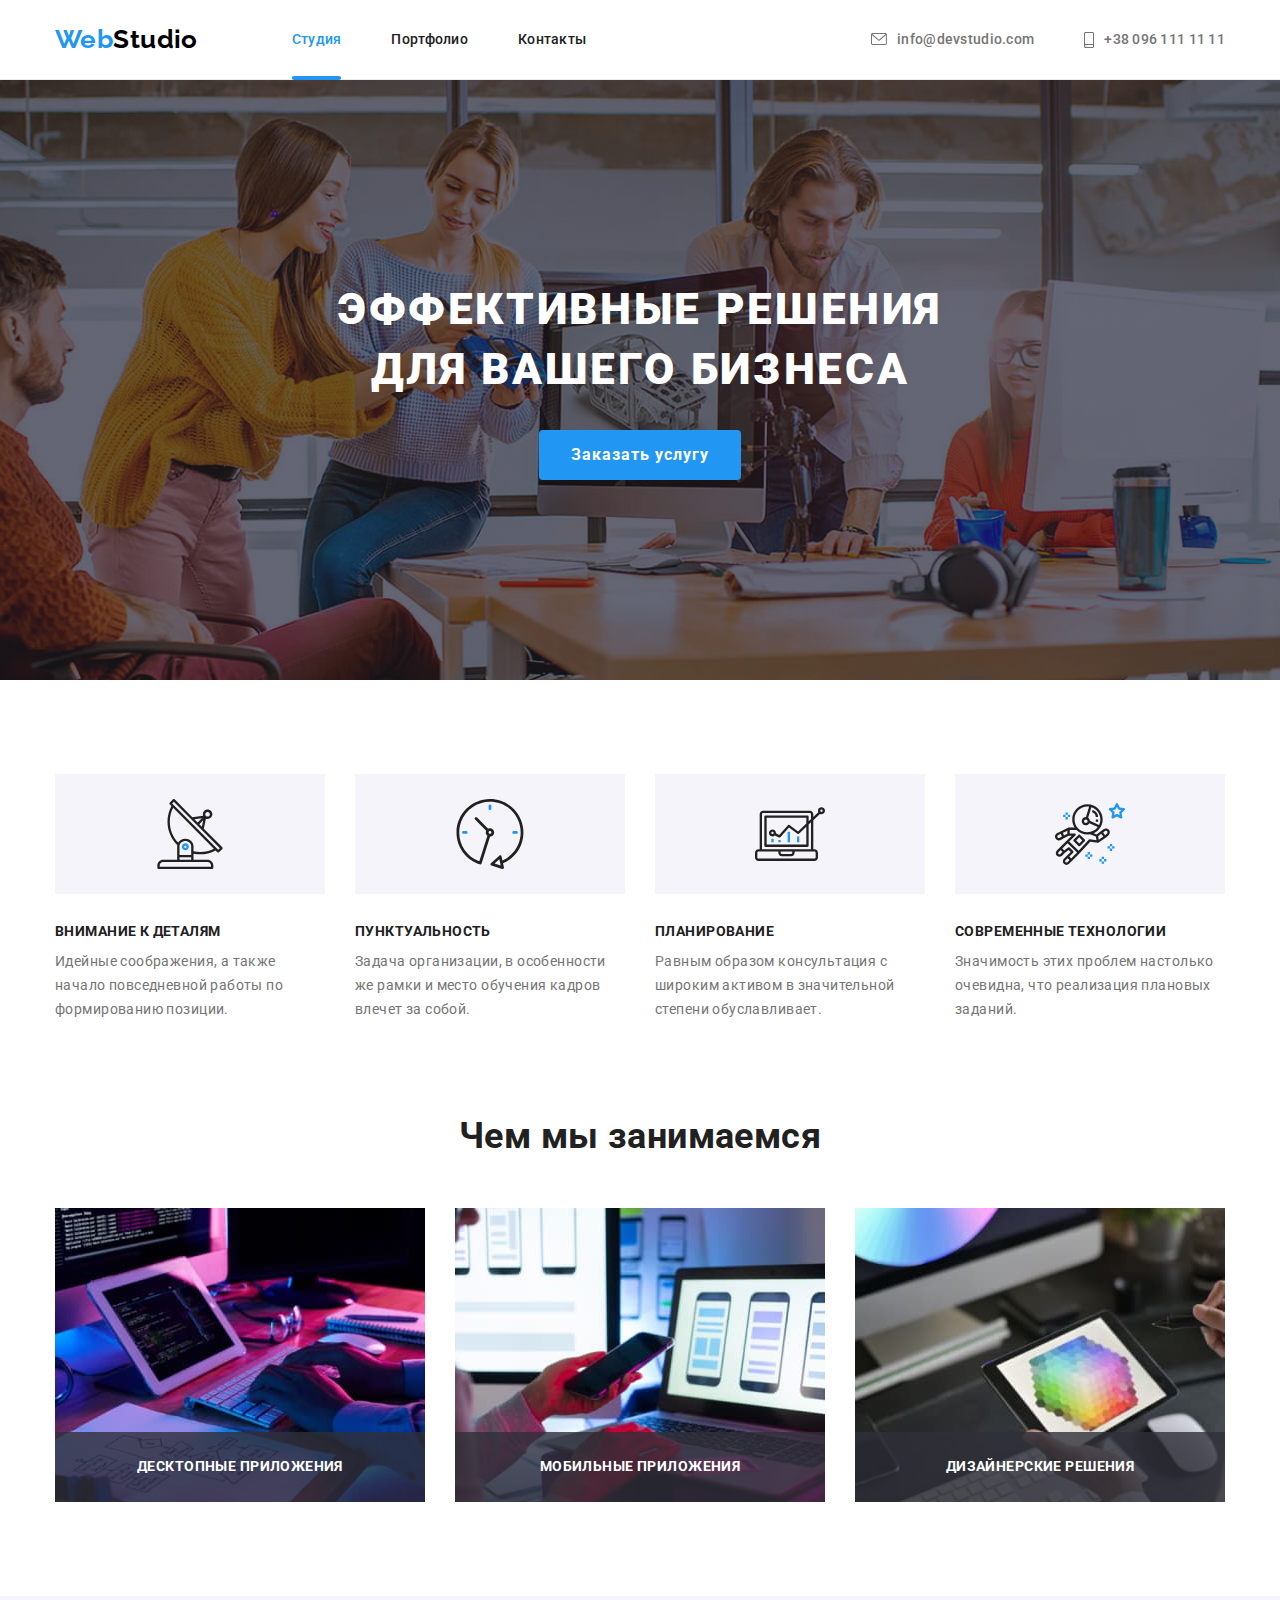
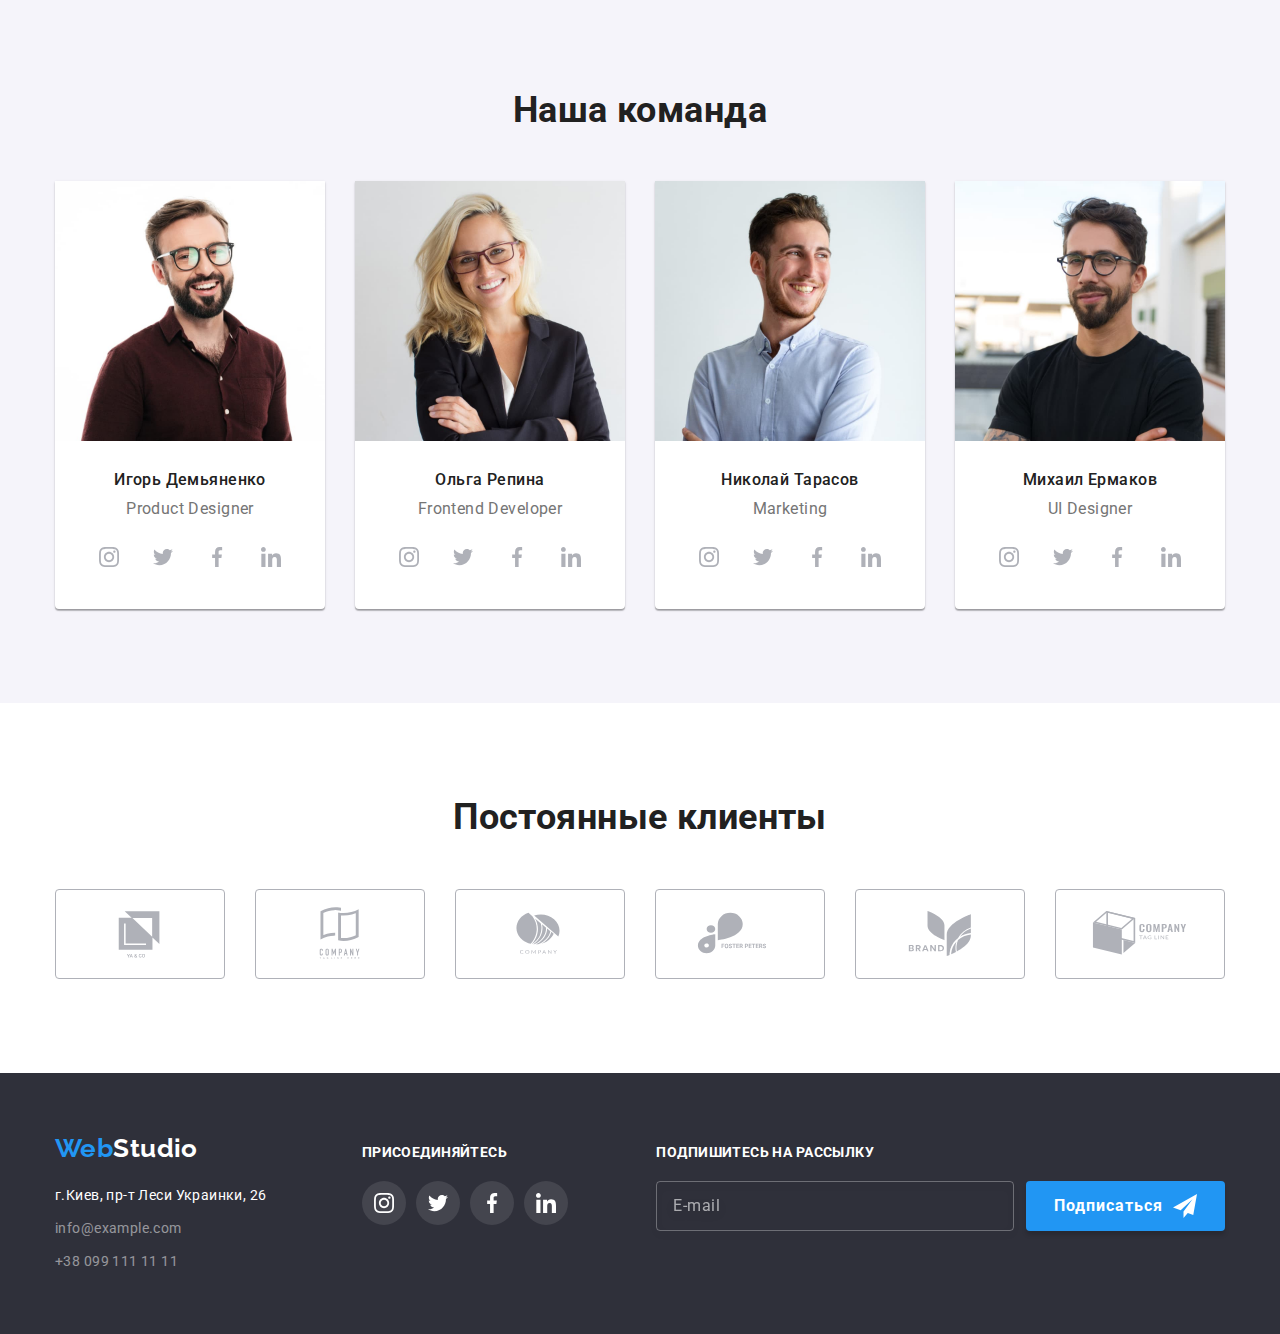
<file: index.html>
<!DOCTYPE html>
<html lang="ru">
  <head>
    <meta charset="UTF-8" />
    <meta http-equiv="X-UA-Compatible" content="IE=edge" />
    <meta name="viewport" content="width=device-width, initial-scale=1.0" />
    <title>Студия</title>

    <link rel="preconnect" href="https://fonts.googleapis.com" />
    <link rel="preconnect" href="https://fonts.gstatic.com" crossorigin />
    <link
      href="https://fonts.googleapis.com/css2?family=Raleway:wght@700&family=Roboto:wght@400;500;700;900&display=swap"
      rel="stylesheet"
    />

    <!-- Сначала нормализатор -->
    <link
      rel="stylesheet"
      href="https://cdnjs.cloudflare.com/ajax/libs/modern-normalize/1.0.0/modern-normalize.min.css"
    />

    <!-- Стили проекта -->
    <link rel="stylesheet" href="./css/style.css" />
  </head>

  <body>
    <!-- Шапка сайта -->
    <header class="page-header">
      <div class="container">
        <nav class="navbar">
          <a href="./index.html" class="logo">Web<span class="logo-focus">Studio</span></a>
          <ul class="site-nav list">
            <li>
              <div class="header-nav-item">
                <a href="./index.html" class="link current">Студия</a>
              </div>
            </li>

            <li>
              <div class="header-nav-item">
                <a href="./portfolio.html" class="link">Портфолио</a>
              </div>
            </li>
            <li>
              <div class="header-nav-item">
                <a href="#" class="link">Контакты</a>
              </div>
            </li>
          </ul>
        </nav>
        <ul class="contact-nav list">
          <li>
            <a href="mailto:info@devstudio.com" class="mail"
              ><svg class="icon-mail" width="16" height="12">
                <use href="./images/icons.svg#icon-mail"></use></svg
              >info@devstudio.com</a
            >
          </li>
          <li>
            <a href="tel:+380961111111" class="tel"
              ><svg class="icon-mail" width="10" height="16">
                <use href="./images/icons.svg#icon-tel"></use></svg
              >+38 096 111 11 11</a
            >
          </li>
        </ul>
      </div>
    </header>

    <!-- Основной контент сайта-->
    <main>
      <!-- блок - Герой -->
      <section class="hero hero-background">
        <div class="container">
          <h1 class="hero-title">Эффективные решения<br />для вашего бизнеса</h1>
          <button type="button" class="btn primary" data-modal-open>Заказать услугу</button>
        </div>
      </section>
      <!-- Список преимуществ -->
      <section class="section">
        <div class="container">
          <h2 class="visually-hidden">Наши преимущества</h2>
          <ul class="futures-list list">
            <li class="futures-list-item icon-antenna">
              <div>
                <svg class="icon-antenna" width="70" height="70">
                  <use href="./images/icons.svg#icon-antenna"></use>
                </svg>
              </div>
              <h3 class="title">Внимание к деталям</h3>
              <p class="text">
                Идейные соображения, а также начало повседневной работы по формированию позиции.
              </p>
            </li>
            <li class="futures-list-item icon-clock">
              <div>
                <svg class="icon-clock" width="70" height="70">
                  <use href="./images/icons.svg#icon-clock"></use>
                </svg>
              </div>
              <h3 class="title">Пунктуальность</h3>
              <p class="text">
                Задача организации, в особенности же рамки и место обучения кадров влечет за собой.
              </p>
            </li>
            <li class="futures-list-item icon-diagram">
              <div>
                <svg class="icon-diagram" width="70" height="70">
                  <use href="./images/icons.svg#icon-diagram"></use>
                </svg>
              </div>
              <h3 class="title">Планирование</h3>
              <p class="text">
                Равным образом консультация с широким активом в значительной степени обуславливает.
              </p>
            </li>
            <li class="futures-list-item icon-astronaut">
              <div>
                <svg class="icon-astronaut" width="70" height="70">
                  <use href="./images/icons.svg#icon-astronaut"></use>
                </svg>
              </div>
              <h3 class="title">Современные технологии</h3>
              <p class="text">
                Значимость этих проблем настолько очевидна, что реализация плановых заданий.
              </p>
            </li>
          </ul>
        </div>
      </section>
      <!-- Блок чем мы занимаемся -->
      <section class="section worl-list-section">
        <div class="container">
          <h2 class="section-title">Чем мы занимаемся</h2>
          <ul class="work-list list">
            <li class="work-list-box">
              <img
                src="./images/img-box1.jpg"
                alt="Программист работает за своим рабочим столом"
                width="370"
                class="img"
              />
              <div class="work-list-hover-zone">
                <p class="work-list-text">Десктопные приложения</p>
              </div>
            </li>
            <li class="work-list-box">
              <img
                src="./images/img-box2.jpg"
                alt="web ui дизайнер разрабатывает приложение для смартфонов"
                width="370"
                class="img"
              />
              <div class="work-list-hover-zone">
                <p class="work-list-text">Мобильные приложения</p>
              </div>
            </li>
            <li class="work-list-box">
              <img
                src="./images/img-box3.jpg"
                alt="Креативный веб дизайнер работает с цветовой палитрой на планшете"
                width="370"
                class="img"
              />
              <div class="work-list-hover-zone">
                <p class="work-list-text">Дизайнерские решения</p>
              </div>
            </li>
          </ul>
        </div>
      </section>
      <!-- Наша команда -->
      <section class="section team">
        <div class="container">
          <h2 class="section-title">Наша команда</h2>
          <ul class="team list">
            <li class="team-box">
              <img src="./images/team-img1.jpg" alt="Игорь Демьяненко" width="270" height="260" />
              <div class="team-info-box">
                <h3 class="team-member">Игорь Демьяненко</h3>
                <p lang="en" class="team-position">Product Designer</p>
                <ul class="icons-team list">
                  <li class="icon-team">
                    <a href="#" class="team-link link">
                      <svg width="20" height="20">
                        <use href="./images/icons.svg#icon-instagram"></use></svg
                    ></a>
                  </li>
                  <li class="icon-team">
                    <a href="#" class="team-link link">
                      <svg width="20" height="20">
                        <use
                          href="./images/icons.svg#icon-twitter"
                          width="20"
                          height="20"
                        ></use></svg
                    ></a>
                  </li>
                  <li class="icon-team">
                    <a href="#" class="team-link link">
                      <svg width="20" height="20">
                        <use
                          href="./images/icons.svg#icon-facebook"
                          width="20"
                          height="20"
                        ></use></svg
                    ></a>
                  </li>
                  <li class="icon-team">
                    <a href="#" class="team-link link">
                      <svg width="20" height="20">
                        <use
                          href="./images/icons.svg#icon-linkedin"
                          width="20"
                          height="20"
                        ></use></svg
                    ></a>
                  </li>
                </ul>
              </div>
            </li>
            <li class="team-box">
              <img src="./images/team-img2.jpg" alt="Ольга Репина" width="270" height="260" />
              <div class="team-info-box">
                <h3 class="team-member">Ольга Репина</h3>
                <p lang="en" class="team-position">Frontend Developer</p>
                <ul class="icons-team list">
                  <li class="icon-team">
                    <a href="#" class="team-link link">
                      <svg width="20" height="20">
                        <use
                          href="./images/icons.svg#icon-instagram"
                          width="20"
                          height="20"
                        ></use></svg
                    ></a>
                  </li>
                  <li class="icon-team">
                    <a href="#" class="team-link link">
                      <svg width="20" height="20">
                        <use
                          href="./images/icons.svg#icon-twitter"
                          width="20"
                          height="20"
                        ></use></svg
                    ></a>
                  </li>
                  <li class="icon-team">
                    <a href="#" class="team-link link">
                      <svg width="20" height="20">
                        <use
                          href="./images/icons.svg#icon-facebook"
                          width="20"
                          height="20"
                        ></use></svg
                    ></a>
                  </li>
                  <li class="icon-team">
                    <a href="#" class="team-link link">
                      <svg width="20" height="20">
                        <use
                          href="./images/icons.svg#icon-linkedin"
                          width="20"
                          height="20"
                        ></use></svg
                    ></a>
                  </li>
                </ul>
              </div>
            </li>
            <li class="team-box">
              <img src="./images/team-img3.jpg" alt="Николай Тарасов" width="270" height="260" />
              <div class="team-info-box">
                <h3 class="team-member">Николай Тарасов</h3>
                <p lang="en" class="team-position">Marketing</p>
                <ul class="icons-team list">
                  <li class="icon-team">
                    <a href="#" class="team-link link">
                      <svg width="20" height="20">
                        <use
                          href="./images/icons.svg#icon-instagram"
                          width="20"
                          height="20"
                        ></use></svg
                    ></a>
                  </li>
                  <li class="icon-team">
                    <a href="#" class="team-link link">
                      <svg width="20" height="20">
                        <use
                          href="./images/icons.svg#icon-twitter"
                          width="20"
                          height="20"
                        ></use></svg
                    ></a>
                  </li>
                  <li class="icon-team">
                    <a href="#" class="team-link link">
                      <svg width="20" height="20">
                        <use
                          href="./images/icons.svg#icon-facebook"
                          width="20"
                          height="20"
                        ></use></svg
                    ></a>
                  </li>
                  <li class="icon-team">
                    <a href="#" class="team-link link">
                      <svg width="20" height="20">
                        <use
                          href="./images/icons.svg#icon-linkedin"
                          width="20"
                          height="20"
                        ></use></svg
                    ></a>
                  </li>
                </ul>
              </div>
            </li>
            <li class="team-box">
              <img src="./images/team-img4.jpg" alt="Михаил Ермаков" width="270" height="260" />

              <div class="team-info-box">
                <h3 class="team-member">Михаил Ермаков</h3>
                <p lang="en" class="team-position">UI Designer</p>
                <ul class="icons-team list">
                  <li class="icon-team">
                    <a href="#" class="team-link link">
                      <svg width="20" height="20">
                        <use
                          href="./images/icons.svg#icon-instagram"
                          width="20"
                          height="20"
                        ></use></svg
                    ></a>
                  </li>
                  <li class="icon-team">
                    <a href="#" class="team-link link">
                      <svg width="20" height="20">
                        <use
                          href="./images/icons.svg#icon-twitter"
                          width="20"
                          height="20"
                        ></use></svg
                    ></a>
                  </li>
                  <li class="icon-team">
                    <a href="#" class="team-link link">
                      <svg width="20" height="20">
                        <use
                          href="./images/icons.svg#icon-facebook"
                          width="20"
                          height="20"
                        ></use></svg
                    ></a>
                  </li>
                  <li class="icon-team">
                    <a href="#" class="team-link link">
                      <svg width="20" height="20">
                        <use
                          href="./images/icons.svg#icon-linkedin"
                          width="20"
                          height="20"
                        ></use></svg
                    ></a>
                  </li>
                </ul>
              </div>
            </li>
          </ul>
        </div>
      </section>

      <!-- Постоянные клиенты -->
      <section class="section">
        <div class="container">
          <h2 class="section-title">Постоянные клиенты</h2>
          <ul class="icon-brands list">
            <li class="brand-box">
              <a href="#" class="brand-link">
                <svg class="icon-brand">
                  <use href="./images/icons.svg#icon-brand-1" v></use>
                </svg>
              </a>
            </li>
            <li class="brand-box">
              <a href="#" class="brand-link">
                <svg class="icon-brand">
                  <use href="./images/icons.svg#icon-brand-2"></use>
                </svg>
              </a>
            </li>
            <li class="brand-box">
              <a href="#" class="brand-link">
                <svg class="icon-brand">
                  <use href="./images/icons.svg#icon-brand-3"></use></svg
              ></a>
            </li>
            <li class="brand-box">
              <a href="#" class="brand-link">
                <svg class="icon-brand">
                  <use href="./images/icons.svg#icon-brand-4"></use></svg
              ></a>
            </li>
            <li class="brand-box">
              <a href="#" class="brand-link">
                <svg class="icon-brand">
                  <use href="./images/icons.svg#icon-brand-5"></use></svg
              ></a>
            </li>
            <li class="brand-box">
              <a href="#" class="brand-link">
                <svg class="icon-brand">
                  <use href="./images/icons.svg#icon-brand-6"></use></svg
              ></a>
            </li>
          </ul>
        </div>
      </section>
    </main>
    <!-- Подвал сайта-->
    <footer class="page-footer">
      <div class="container">
        <div class="logo-contacts-container">
          <!-- Ссылка на логотипе -->
          <a href="./index.html" class="logo">Web<span class="logo-focus-footer">Studio</span></a>

          <!-- Список контактов -->
          <address class="footer-address">
            <ul class="list footer-contacts">
              <li>
                <a
                  href="https://goo.gl/maps/yVwEfMBPueP3HSLU8"
                  target="_blank"
                  rel="noreferrer noopener"
                  class="address"
                  >г.Киев, пр-т Леси Украинки, 26</a
                >
              </li>
              <li><a href="mailto:info@example.com" class="mail">info@example.com</a></li>
              <li><a href="tel:+380991111111" class="tel">+38 099 111 11 11</a></li>
            </ul>
          </address>
        </div>
        <div class="social-block">
          <p class="footer-social-title">присоединяйтесь</p>
          <ul class="icons-social list">
            <li>
              <a href="#" class="icon-social">
                <svg width="20" height="20">
                  <use href="./images/icons.svg#icon-instagram"></use></svg
              ></a>
            </li>
            <li>
              <a href="#" class="icon-social">
                <svg width="20" height="20">
                  <use href="./images/icons.svg#icon-twitter"></use></svg
              ></a>
            </li>
            <li>
              <a href="#" class="icon-social">
                <svg width="20" height="20">
                  <use href="./images/icons.svg#icon-facebook"></use></svg
              ></a>
            </li>
            <li>
              <a href="#" class="icon-social">
                <svg width="20" height="20">
                  <use href="./images/icons.svg#icon-linkedin"></use></svg
              ></a>
            </li>
          </ul>
        </div>
        <div class="footer-subscribe-form">
          <p class="footer-social-title">Подпишитесь на рассылку</p>
          <form class="signup-form-footer" name="signup_form" autocomplete="on">
            <input type="email" name="email" placeholder="E-mail" required />

            <button class="input-email-button" type="submit">
              Подписаться<svg width="24" height="24">
                <use href="./images/icons.svg#icon-send"></use>
              </svg>
            </button>
          </form>
        </div>
      </div>
    </footer>

    <!-- modal -->

    <div class="backdrop is-hidden" data-modal>
      <div class="modal">
        <button class="modal-button" data-modal-close>
          <svg width="14" height="14">
            <use href="./images/icons.svg#icon-vector"></use>
          </svg>
        </button>

        <div class="modal-container" role="group">
          <p class="modal-title">Оставьте свои данные, мы вам перезвоним</p>

          <form class="modal-form" name="modal-form" autocomplete="off">
            <label class="input-label">
              Имя
              <div class="input-div">
                <input class="form-input" type="text" name="name" required />
                <svg class="input-icon" width="18" height="18">
                  <use href="./images/icons.svg#icon-person-modal"></use>
                </svg>
              </div>
            </label>

            <label class="input-label">
              Телефон
              <div class="input-div">
                <input class="form-input" type="tel" name="tel" required />
                <svg class="input-icon" width="18" height="18">
                  <use href="./images/icons.svg#icon-phone-modal"></use>
                </svg>
              </div>
            </label>

            <label class="input-label">
              Почта
              <div class="input-div">
                <input class="form-input" type="email" name="email" required />
                <svg class="input-icon" width="18" height="18">
                  <use href="./images/icons.svg#icon-email-modal"></use>
                </svg>
              </div>
            </label>

            <label class="input-label">
              Комментарий
              <textarea
                class="input-textarea form-input"
                name="comment"
                rows="5"
                placeholder="Введите текст"
                required
              ></textarea>
            </label>

            <label class="checkbox-terms">
              <input
                type="checkbox"
                class="checkbox"
                name="terms-of-agreement"
                value="terms-of-agreement"
                required
              />
              <span class="checkbox-icon"> </span>

              <p>Соглашаюсь с рассылкой и принимаю <a href="#">Условия договора</a></p>
            </label>
            <div class="modal-button-container">
              <button class="input-email-button" type="submit">Отправить</button>
            </div>
          </form>
        </div>
      </div>
    </div>
    <script src="./js/modal.js"></script>
  </body>
</html>
</file>
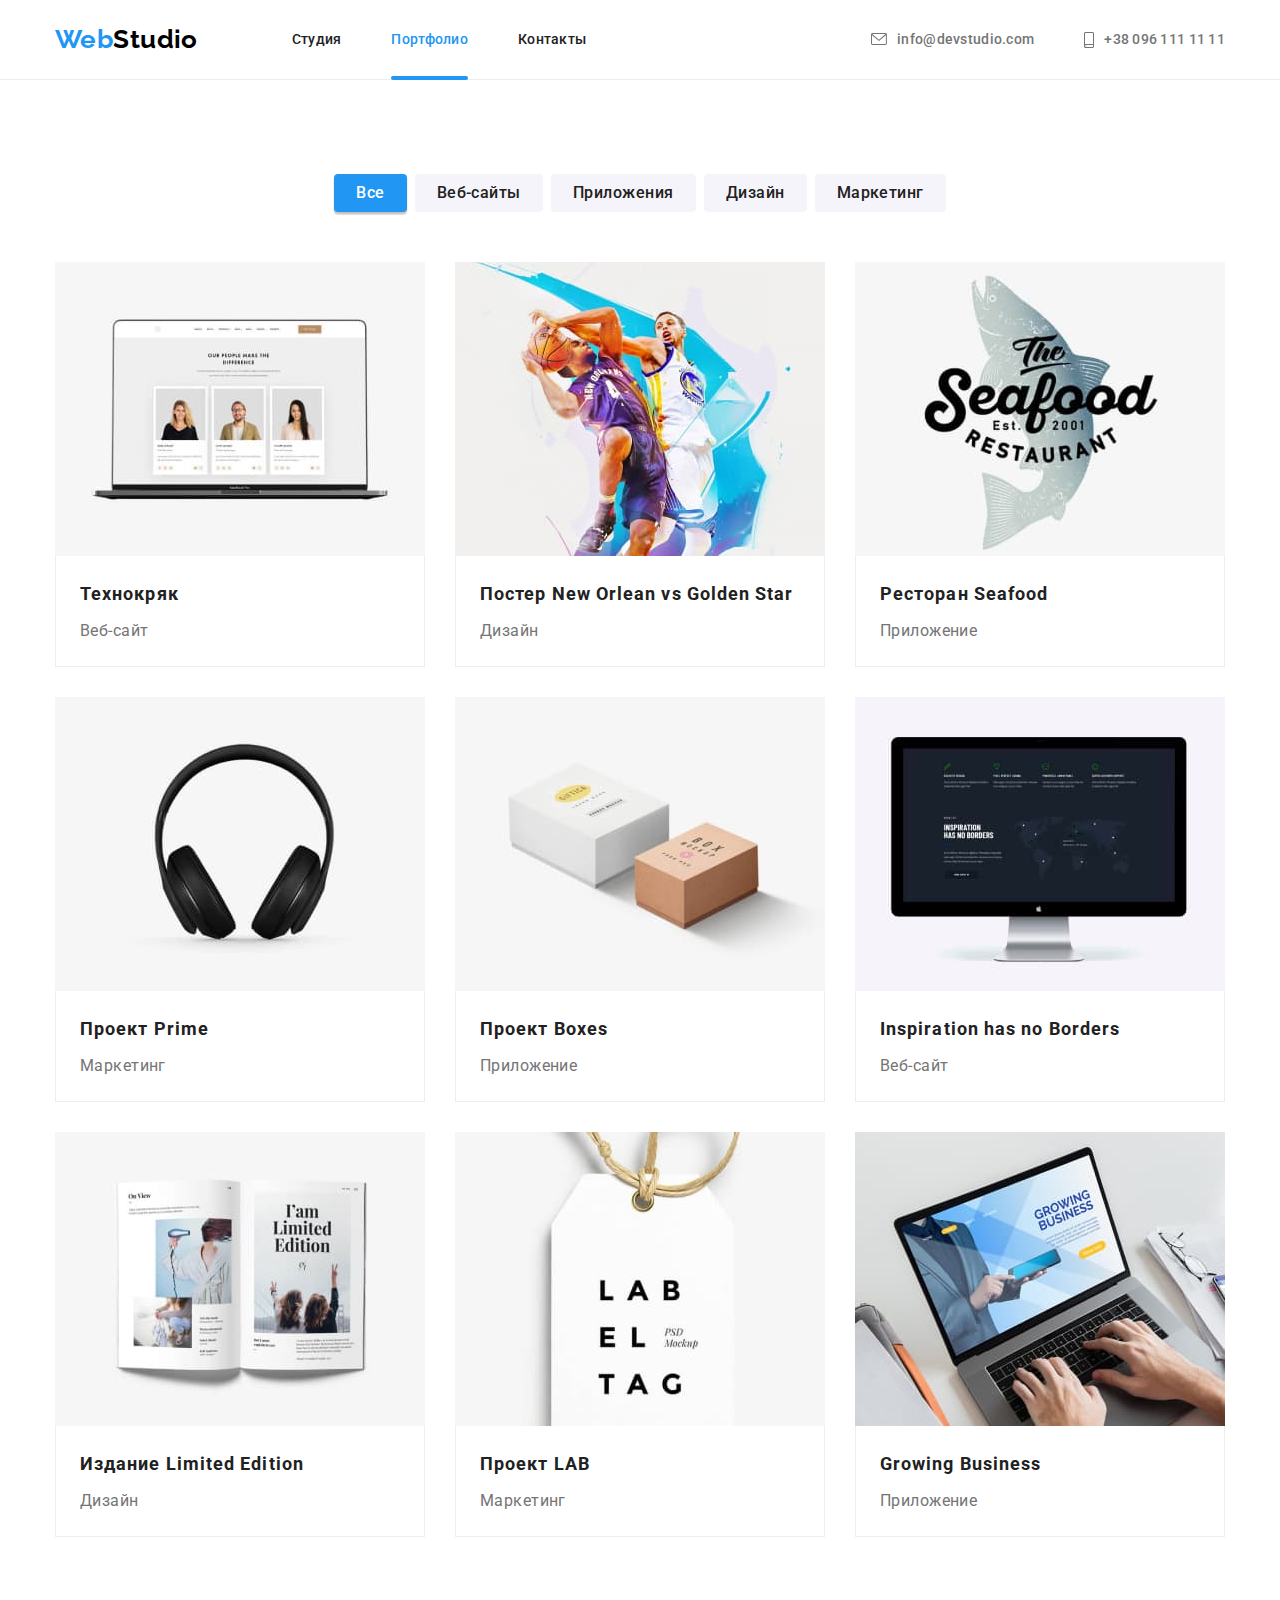
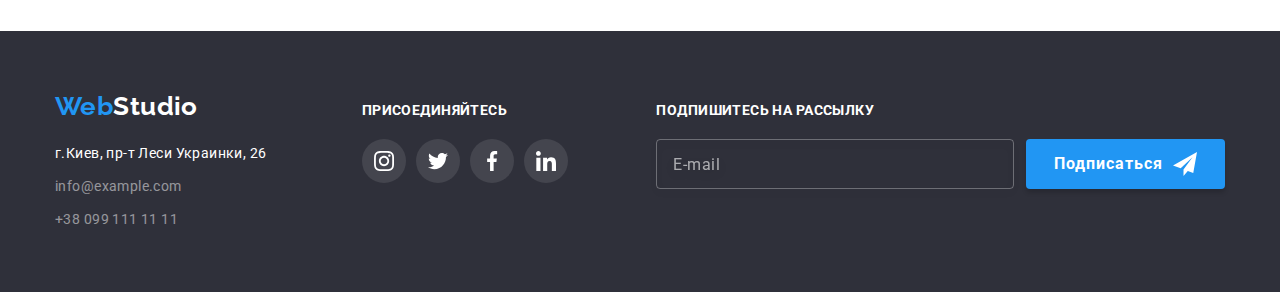
<file: portfolio.html>
<!DOCTYPE html>
<html lang="ru">
  <head>
    <meta charset="UTF-8" />
    <meta http-equiv="X-UA-Compatible" content="IE=edge" />
    <meta name="viewport" content="width=device-width, initial-scale=1.0" />
    <title>Портфолио</title>
    <link rel="preconnect" href="https://fonts.googleapis.com" />
    <link rel="preconnect" href="https://fonts.gstatic.com" crossorigin />
    <link
      href="https://fonts.googleapis.com/css2?family=Raleway:wght@700&family=Roboto:wght@400;500;700;900&display=swap"
      rel="stylesheet"
    />
    <!-- Сначала нормализатор -->
    <link
      rel="stylesheet"
      href="https://cdnjs.cloudflare.com/ajax/libs/modern-normalize/1.0.0/modern-normalize.min.css"
    />
    <link rel="stylesheet" href="./css/style.css" />
  </head>

  <body>
    <!-- Шапка сайта -->
    <header class="page-header">
      <div class="container">
        <nav class="navbar">
          <a href="./index.html" class="logo">Web<span class="logo-focus">Studio</span></a>
          <ul class="site-nav list">
            <li>
              <div class="header-nav-item">
                <a href="./index.html" class="link">Студия</a>
              </div>
            </li>

            <li>
              <div class="header-nav-item">
                <a href="./portfolio.html" class="link current">Портфолио</a>
              </div>
            </li>
            <li>
              <div class="header-nav-item">
                <a href="#" class="link">Контакты</a>
              </div>
            </li>
          </ul>
        </nav>
        <ul class="contact-nav list">
          <li>
            <a href="mailto:info@devstudio.com" class="mail"
              ><svg class="icon-mail" width="16" height="12">
                <use href="./images/icons.svg#icon-mail"></use></svg
              >info@devstudio.com</a
            >
          </li>
          <li>
            <a href="tel:+380961111111" class="tel"
              ><svg class="icon-mail" width="10" height="16">
                <use href="./images/icons.svg#icon-tel"></use></svg
              >+38 096 111 11 11</a
            >
          </li>
        </ul>
      </div>
    </header>

    <!-- Основной контент сайта-->
    <main>
      <!-- Наши работы -->
      <section class="section">
        <div class="container portfolio">
          <h1 class="visually-hidden">Наши работы</h1>
          <!-- Вкладки фильтрации -->
          <ul class="all-filter-radio-buttons list">
            <li><button type="button" class="filter-radio-button active">Все</button></li>
            <li><button type="button" class="filter-radio-button">Веб-сайты</button></li>
            <li><button type="button" class="filter-radio-button">Приложения</button></li>
            <li><button type="button" class="filter-radio-button">Дизайн</button></li>
            <li><button type="button" class="filter-radio-button">Маркетинг</button></li>
          </ul>

          <!-- Карточки нащих работ (портфолио)-->

          <ul class="portfolio-cards list">
            <li class="portfolio-card">
              <a href="#" class="portfolio-card-link">
                <div class="portfolio-hover-box">
                  <img
                    src="./images/img-portfolio.jpg"
                    alt="Технокряк"
                    width="370"
                    height="294"
                    class="img"
                  />
                  <div class="portfolio-hover-zone">
                    <p class="portfolio-hover-text">
                      Ресурс предлагает комплексные предложения с разным уровнем функционала и
                      сервисов. Все это позволит посетителю получить исчерпывающие сведения о
                      компании или частном лице.
                    </p>
                  </div>
                </div>

                <div class="portfolio-card-text-area">
                  <h2 class="portfolio-title">Технокряк</h2>
                  <p class="portfolio-text">Веб-сайт</p>
                </div></a
              >
            </li>

            <li class="portfolio-card">
              <a href="#" class="portfolio-card-link"
                ><div class="portfolio-hover-box">
                  <img
                    src="./images/img-portfolio-1.jpg"
                    alt="Постер New Orlean vs Golden Star"
                    width="370"
                    class="img"
                  />
                  <div class="portfolio-hover-zone">
                    <p class="portfolio-hover-text">
                      Ресурс предлагает комплексные предложения с разным уровнем функционала и
                      сервисов. Все это позволит посетителю получить исчерпывающие сведения о
                      компании или частном лице.
                    </p>
                  </div>
                </div>

                <div class="portfolio-card-text-area">
                  <h2 class="portfolio-title">Постер New Orlean vs Golden Star</h2>
                  <p class="portfolio-text">Дизайн</p>
                </div></a
              >
            </li>

            <li class="portfolio-card">
              <a href="#" class="portfolio-card-link">
                <div class="portfolio-hover-box">
                  <img
                    src="./images/img-portfolio-2.jpg"
                    alt="Ресторан Seafood"
                    width="370"
                    class="img"
                  />
                  <div class="portfolio-hover-zone">
                    <p class="portfolio-hover-text">
                      Ресурс предлагает комплексные предложения с разным уровнем функционала и
                      сервисов. Все это позволит посетителю получить исчерпывающие сведения о
                      компании или частном лице.
                    </p>
                  </div>
                </div>
                <div class="portfolio-card-text-area">
                  <h2 class="portfolio-title">Ресторан Seafood</h2>
                  <p class="portfolio-text">Приложение</p>
                </div></a
              >
            </li>

            <li class="portfolio-card">
              <a href="#" class="portfolio-card-link">
                <div class="portfolio-hover-box">
                  <img
                    src="./images/img-portfolio-3.jpg"
                    alt="Проект Prime"
                    width="370"
                    class="img"
                  />
                  <div class="portfolio-hover-zone">
                    <p class="portfolio-hover-text">
                      Ресурс предлагает комплексные предложения с разным уровнем функционала и
                      сервисов. Все это позволит посетителю получить исчерпывающие сведения о
                      компании или частном лице.
                    </p>
                  </div>
                </div>
                <div class="portfolio-card-text-area">
                  <h2 class="portfolio-title">Проект Prime</h2>
                  <p class="portfolio-text">Маркетинг</p>
                </div></a
              >
            </li>

            <li class="portfolio-card">
              <a href="#" class="portfolio-card-link">
                <div class="portfolio-hover-box">
                  <img
                    src="./images/img-portfolio-4.jpg"
                    alt="Проект Boxes"
                    width="370"
                    class="img"
                  />
                  <div class="portfolio-hover-zone">
                    <p class="portfolio-hover-text">
                      Ресурс предлагает комплексные предложения с разным уровнем функционала и
                      сервисов. Все это позволит посетителю получить исчерпывающие сведения о
                      компании или частном лице.
                    </p>
                  </div>
                </div>
                <div class="portfolio-card-text-area">
                  <h2 class="portfolio-title">Проект Boxes</h2>
                  <p class="portfolio-text">Приложение</p>
                </div></a
              >
            </li>

            <li class="portfolio-card">
              <a href="#" class="portfolio-card-link">
                <div class="portfolio-hover-box">
                  <img
                    src="./images/img-portfolio-5.jpg"
                    alt="Inspiration has no Borders"
                    width="370"
                    class="img"
                  />
                  <div class="portfolio-hover-zone">
                    <p class="portfolio-hover-text">
                      Ресурс предлагает комплексные предложения с разным уровнем функционала и
                      сервисов. Все это позволит посетителю получить исчерпывающие сведения о
                      компании или частном лице.
                    </p>
                  </div>
                </div>
                <div class="portfolio-card-text-area">
                  <h2 class="portfolio-title">Inspiration has no Borders</h2>
                  <p class="portfolio-text">Веб-сайт</p>
                </div></a
              >
            </li>

            <li class="portfolio-card">
              <a href="#" class="portfolio-card-link">
                <div class="portfolio-hover-box">
                  <img
                    src="./images/img-portfolio-6.jpg"
                    alt="Издание Limited Edition"
                    width="370"
                    class="img"
                  />
                  <div class="portfolio-hover-zone">
                    <p class="portfolio-hover-text">
                      Ресурс предлагает комплексные предложения с разным уровнем функционала и
                      сервисов. Все это позволит посетителю получить исчерпывающие сведения о
                      компании или частном лице.
                    </p>
                  </div>
                </div>
                <div class="portfolio-card-text-area">
                  <h2 class="portfolio-title">Издание Limited Edition</h2>
                  <p class="portfolio-text">Дизайн</p>
                </div></a
              >
            </li>

            <li class="portfolio-card">
              <a href="#" class="portfolio-card-link">
                <div class="portfolio-hover-box">
                  <img
                    src="./images/img-portfolio-7.jpg"
                    alt="Проект LAB"
                    width="370"
                    class="img"
                  />
                  <div class="portfolio-hover-zone">
                    <p class="portfolio-hover-text">
                      Ресурс предлагает комплексные предложения с разным уровнем функционала и
                      сервисов. Все это позволит посетителю получить исчерпывающие сведения о
                      компании или частном лице.
                    </p>
                  </div>
                </div>
                <div class="portfolio-card-text-area">
                  <h2 class="portfolio-title">Проект LAB</h2>
                  <p class="portfolio-text">Маркетинг</p>
                </div></a
              >
            </li>

            <li class="portfolio-card">
              <a href="#" class="portfolio-card-link">
                <div class="portfolio-hover-box">
                  <img
                    src="./images/img-portfolio-8.jpg"
                    alt="Growing Business"
                    width="370"
                    class="img"
                  />
                  <div class="portfolio-hover-zone">
                    <p class="portfolio-hover-text">
                      Ресурс предлагает комплексные предложения с разным уровнем функционала и
                      сервисов. Все это позволит посетителю получить исчерпывающие сведения о
                      компании или частном лице.
                    </p>
                  </div>
                </div>
                <div class="portfolio-card-text-area">
                  <h2 class="portfolio-title">Growing Business</h2>
                  <p class="portfolio-text">Приложение</p>
                </div></a
              >
            </li>
          </ul>
        </div>
      </section>
    </main>
    <!-- Подвал сайта-->
    <footer class="page-footer">
      <div class="container">
        <div class="logo-contacts-container">
          <!-- Ссылка на логотипе -->
          <a href="./index.html" class="logo">Web<span class="logo-focus-footer">Studio</span></a>

          <!-- Список контактов -->
          <address class="footer-address">
            <ul class="list footer-contacts">
              <li>
                <a
                  href="https://goo.gl/maps/yVwEfMBPueP3HSLU8"
                  target="_blank"
                  rel="noreferrer noopener"
                  class="address"
                  >г.Киев, пр-т Леси Украинки, 26</a
                >
              </li>
              <li><a href="mailto:info@example.com" class="mail">info@example.com</a></li>
              <li><a href="tel:+380991111111" class="tel">+38 099 111 11 11</a></li>
            </ul>
          </address>
        </div>
        <div class="social-block">
          <p class="footer-social-title">присоединяйтесь</p>
          <ul class="icons-social list">
            <li>
              <a href="#" class="icon-social">
                <svg width="20" height="20">
                  <use href="./images/icons.svg#icon-instagram"></use></svg
              ></a>
            </li>
            <li>
              <a href="#" class="icon-social">
                <svg width="20" height="20">
                  <use href="./images/icons.svg#icon-twitter"></use></svg
              ></a>
            </li>
            <li>
              <a href="#" class="icon-social">
                <svg width="20" height="20">
                  <use href="./images/icons.svg#icon-facebook"></use></svg
              ></a>
            </li>
            <li>
              <a href="#" class="icon-social">
                <svg width="20" height="20">
                  <use href="./images/icons.svg#icon-linkedin"></use></svg
              ></a>
            </li>
          </ul>
        </div>
        <div class="footer-subscribe-form">
          <p class="footer-social-title">Подпишитесь на рассылку</p>
          <form class="signup-form-footer" name="signup_form" autocomplete="on">
            <input type="email" name="email" placeholder="E-mail" />

            <button class="input-email-button" type="submit">
              Подписаться<svg width="24" height="24">
                <use href="./images/icons.svg#icon-send"></use>
              </svg>
            </button>
          </form>
        </div>
      </div>
    </footer>
  </body>
</html>
</file>
<file: css/style.css>
:root {
  --title-text-color: #212121;
  --logo-black-color: #000;
  --main-text-color: #757575;
  --blue-color: #2196f3;
  --blue-color-hover: #188ce8;
  --white-color: #fff;
  --secondary-background-color: #f5f4fa;
  --hero-background-color: #2f303a;
  --footer-background-color: #2f303a;
  --filter-background-color: #f5f4fa;
  --portfolio-border-color: #eee;
  --light-gray-color: #afb1b8;
  --main-font: 'Roboto', sans-serif;
  --timing-function: cubic-bezier(0.4, 0, 0.2, 1);
}

/* Глобальный сброс */

h1,
h2,
h3,
h4,
h5,
h6,
p,
ul {
  margin: 0;
  padding: 0;
}

img,
svg {
  display: block;
  max-width: 100%;
  height: auto;
}

a {
  text-decoration: none;
  cursor: pointer;
}

.list {
  list-style: none;
  padding-left: 0;
  margin: 0;
}

/* ---- Все делаем с margin-bottom! ---- */

.container {
  width: 1200px;
  margin: 0 auto;
  padding: 0 15px;
}

.section {
  padding-top: 94px;
  padding-bottom: 94px;
}

body {
  background: var(--white-color);
  color: var(--main-text-color);
  font-family: var(--main-font);
  letter-spacing: 0.03em;
  font-size: 14px;
}

/* Стиль хедера */

.page-header {
  position: relative;
  border-bottom: 1px solid #ececec;
  display: flex;
  height: 80px;
}

.page-header .container {
  display: flex;
  justify-content: space-between;
  align-items: center;
}

/* стиль для логотипа */
.logo {
  font-family: 'Raleway', sans-serif;
  font-weight: 700;
  font-size: 26px;
  line-height: 1.2;
  color: var(--blue-color);
  text-decoration: none;
  margin-right: 94px;
}

.logo-focus {
  color: var(--logo-black-color);
}

.logo-focus-footer {
  color: var(--white-color);
}

/* стиль для меню навигации */
.navbar {
  display: flex;
  align-items: center;
}

.site-nav {
  display: flex;
}

.site-nav .link {
  font-weight: 500;
  font-size: 14px;
  line-height: 1.14;
  letter-spacing: 0.02em;
  color: var(--title-text-color);
  text-decoration: none;
  padding: 32px 0;

  transition: color 250ms var(--timing-function);
}

.site-nav li:not(:last-child) {
  margin-right: 50px;
}

.site-nav .link.current {
  color: var(--blue-color);
}

.site-nav .current.link::after {
  color: var(--blue-color);
  opacity: 1;
}

.site-nav .header-nav-item {
  position: relative;
  height: 79px;
  display: flex;
  align-items: center;
}

.site-nav .link::after {
  position: absolute;
  bottom: -1px;
  left: 0;
  content: '';
  width: 100%;
  height: 4px;
  border-radius: 2px;
  background-color: var(--blue-color);
  pointer-events: none;
  opacity: 0;
}

.site-nav .link:hover,
.site-nav .link:focus {
  color: var(--blue-color);
}

/* стиль для контактов в шапке сайта */

.contact-nav {
  display: flex;
  margin-left: auto;
}

.contact-nav a {
  display: flex;
  align-items: center;
  gap: 10px;
  color: var(--main-text-color);
  font-weight: 500;
  font-size: 14px;
  line-height: 1.14;
  letter-spacing: 0.02em;
  text-decoration: none;

  padding: 32px 0;

  transition: color 250ms var(--timing-function);
}

.contact-nav a:hover,
.contact-nav a:focus {
  color: var(--blue-color);
}

.contact-nav svg {
  fill: currentColor;
}

.contact-nav li:last-child {
  margin-left: 50px;
}

/* Герой - стиль текста заголовков */

.hero {
  padding-top: 200px;
  padding-bottom: 200px;
  height: 600px;
  max-width: 1600px;
  margin: 0 auto;

  text-align: center;

  background-image: linear-gradient(to right, rgba(47, 48, 58, 0.4), rgba(47, 48, 58, 0.4)),
    url(../images/hero-background.jpg);
  background-color: var(--hero-background-color);
  background-repeat: no-repeat;
  background-position: center;
  background-size: cover;
}

.hero-title {
  font-weight: 900;
  font-size: 44px;
  line-height: 1.36;

  letter-spacing: 0.06em;
  text-transform: uppercase;
  color: var(--white-color);

  margin-bottom: 30px;
}

/* Стиль кнопки */

.hero button,
.portfolio button {
  display: block;
  margin: 0 auto;

  cursor: pointer;
  border: none;
  border-radius: 4px;
}

.btn {
  min-width: 200px;
  min-height: 50px;
  padding: 10px 32px;
  font-family: var(--main-font);
  font-weight: 700;
  font-size: 16px;
  line-height: 1.88;

  text-align: center;

  letter-spacing: 0.06em;
}

.btn.primary {
  background-color: var(--blue-color);
  color: var(--white-color);

  transition: background-color 250ms var(--timing-function);
}

.btn.primary:hover,
.btn.primary:focus {
  background-color: var(--blue-color-hover);
}

/* Список преимуществ */
.futures-list {
  display: flex;
  gap: 30px;
}

.futures-list-item {
  max-width: 270px;
}

.futures-list-item div {
  display: flex;
  justify-content: center;
  align-items: center;
  height: 120px;
  background-color: var(--filter-background-color);
  margin-bottom: 30px;
}

.futures-list .title {
  font-weight: 700;
  font-size: 14px;
  line-height: 1.14;
  text-transform: uppercase;
  color: var(--title-text-color);
  margin-bottom: 10px;
}

.futures-list .text {
  color: var(--main-text-color);
  font-size: 14px;
  line-height: 1.71;
}

/*  Блок чем мы занимаемся */
.section.worl-list-section {
  padding-top: 0;
}
.section-title {
  font-weight: 700;
  font-size: 36px;
  line-height: 1.16;
  text-align: center;
  color: var(--title-text-color);
  margin-bottom: 50px;
  justify-content: center;
}

.work-list.list {
  display: flex;
  gap: 30px;
}

.work-list .img {
  display: flex;
  width: 370px;
}

.work-list-box {
  position: relative;
}

.work-list-hover-zone {
  position: absolute;
  display: flex;
  align-items: center;
  justify-content: center;
  bottom: 0;
  left: 0;
  content: '';
  width: 100%;
  height: 70px;
  background-color: rgba(47, 48, 58, 0.8);
  /* opacity: 0; */
}

.work-list-text {
  text-align: center;
  color: var(--white-color);

  font-family: var(--main-font);
  font-weight: 700;
  line-height: 1.14;
  text-transform: uppercase;
}

/* Наша команда */

.section.team {
  background-color: var(--secondary-background-color);
}

.team.list {
  display: flex;
  gap: 30px;
}

.team .team-box {
  background-color: var(--white-color);
  box-shadow: 0px 1px 3px rgba(0, 0, 0, 0.12), 0px 1px 1px rgba(0, 0, 0, 0.14),
    0px 2px 1px rgba(0, 0, 0, 0.2);
  border-radius: 0px 0px 4px 4px;
}

.team .team-info-box {
  text-align: center;
  padding: 30px 0;
}

.team .team-member {
  font-weight: 500;
  font-size: 16px;
  line-height: 1.18;
  margin-bottom: 10px;
  text-align: center;

  color: var(--title-text-color);
}

.team .team-position {
  font-size: 16px;
  line-height: 1.18;
  text-align: center;
  color: var(--main-text-color);
}

.team .icons-team {
  display: flex;
  justify-content: center;
  gap: 10px;
  margin-top: 16px;
}

.team .icon-team {
  width: 44px;
  height: 44px;
}

.team .team-link {
  width: 44px;
  height: 44px;
  border-radius: 50%;
  color: var(--light-gray-color);
  display: flex;
  justify-content: center;
  align-items: center;

  transition: background-color 250ms var(--timing-function), color 250ms var(--timing-function);
}

.team-link {
  fill: currentColor;
}

.team .team-link:focus,
.team .team-link:hover {
  background-color: var(--blue-color);
  color: var(--white-color);
}

/* стиль для Постоянные клиенты */

.icon-brands.list {
  display: flex;
  gap: 30px;
  padding: 0;
  margin: 0;
  list-style: none;
  justify-content: space-between;
  align-items: center;
}

.brand-link {
  width: 170px;
  height: 90px;

  color: var(--light-gray-color);
  display: flex;
  justify-content: center;
  align-items: center;

  border: 1px solid var(--light-gray-color);
  border-radius: 4px;

  transition: border-color 250ms var(--timing-function), color 250ms var(--timing-function);
}

.brand-link:hover,
.brand-link:focus {
  color: var(--blue-color);
  border-color: var(--blue-color);
}

.icon-brand {
  width: 106px;
  height: 60px;
  fill: currentColor;
}
/* Footer */

.page-footer {
  background-color: var(--footer-background-color);
  padding: 60px 0;
}

.page-footer .container {
  display: flex;
  align-items: baseline;
}

.page-footer .logo {
  margin-bottom: 20px;
}

.list.footer-contacts li:not(:last-child) {
  margin-bottom: 9px;
}

.footer-address {
  margin-top: 20px;
}

.footer-address a {
  line-height: 1.71;
  font-style: normal;
}

.footer-address .address {
  color: var(--white-color);
  text-decoration: none;

  transition: color 250ms var(--timing-function);
}

.footer-address .mail,
.footer-address .tel {
  color: rgba(255, 255, 255, 0.5);
  text-decoration: none;
  margin: 0;
  padding: 0;

  transition: color 250ms var(--timing-function);
}

.footer-address .address:hover,
.footer-address .mail:hover,
.footer-address .tel:hover,
.footer-address .address:focus,
.footer-address .mail:focus,
.footer-address .tel:focus {
  color: var(--blue-color);
}

.container .social-block {
  margin-left: 70px;
  /* margin-right: 93px; */
}

.social-block .icons-social {
  display: flex;
  gap: 10px;

  /* margin-bottom: 100px; */
}

.icon-social {
  width: 44px;
  height: 44px;
  display: flex;
  justify-content: center;
  align-items: center;
}

.icons-social svg {
  fill: var(--white-color);
}

.icons-social .icon-social {
  background-color: rgba(255, 255, 255, 0.1);
  border-radius: 100%;
  width: 44px;
  height: 44px;

  transition: background-color 250ms var(--timing-function);
}

.icons-social .icon-social:focus,
.icons-social .icon-social:hover {
  background-color: var(--blue-color);
}

.footer-social-title {
  margin-bottom: 20px;
  font-weight: 700;
  line-height: 1.14;
  text-transform: uppercase;
  color: var(--white-color);
}

/* Стиль для карточек портфолио */

.portfolio-cards {
  display: flex;
  flex-wrap: wrap;
  gap: 30px;
}

.portfolio-card {
  position: relative;
  width: 370px;
}

.portfolio-card-link {
  display: flex;
  flex-direction: column;
  width: 370px;
  cursor: pointer;

  transition: box-shadow 250ms var(--timing-function);
}

.portfolio-card-link:hover,
.portfolio-card-link:focus {
  box-shadow: 0px 1px 1px rgba(0, 0, 0, 0.12), 0px 4px 4px rgba(0, 0, 0, 0.06),
    1px 4px 6px rgba(0, 0, 0, 0.16);
}

.portfolio-card-link img {
  display: block;
  overflow: hidden;
}

.portfolio-hover-box {
  position: relative;
  overflow: hidden;
}

.portfolio-hover-zone {
  position: absolute;
  display: flex;
  align-items: center;
  justify-content: center;
  top: 0;
  left: 0;
  content: '';
  width: 100%;
  height: 100%;
  background-color: rgba(33, 150, 243, 0.9);

  transform: translateY(calc(100% + 1px));

  transition: opacity 250ms var(--timing-function), transform 250ms var(--timing-function);
}

.portfolio-card-link:hover .portfolio-hover-zone,
.portfolio-card-link:focus .portfolio-hover-zone {
  transform: translateY(0);
}

.portfolio-card-text-area {
  display: flex;
  flex-direction: column;
  padding: 20px 24px;
  border: 1px solid var(--portfolio-border-color);
  border-top: none;
}

.portfolio-hover-text {
  text-align: center;
  color: var(--white-color);

  font-family: var(--main-font);
  font-size: 18px;
  line-height: 1.56;
  text-decoration: none;
  padding-right: 24px;
  padding-left: 24px;
}

.portfolio-title {
  font-weight: 700;
  font-size: 18px;
  line-height: 2;
  letter-spacing: 0.06em;
  margin-bottom: 4px;
  color: var(--title-text-color);
}

.portfolio-text {
  font-size: 16px;
  line-height: 1.88;
  color: var(--main-text-color);
}

/* фильтр для портфолио */

.all-filter-radio-buttons {
  display: flex;
  justify-content: center;
  gap: 8px;
  margin-bottom: 50px;
}

.filter-radio-button {
  background-color: var(--filter-background-color);
  color: var(--title-text-color);

  padding: 6px 22px;

  font-family: var(--main-font);
  font-weight: 500;
  font-size: 16px;
  line-height: 1.62;
  border-color: var(--filter-background-color);
  text-align: center;
  letter-spacing: 0.03em;

  transition: background-color 250ms var(--timing-function), color 250ms var(--timing-function),
    box-shadow 250ms var(--timing-function);
}

.filter-radio-button.active {
  background-color: var(--blue-color);
  color: var(--white-color);
  box-shadow: 0px 3px 1px rgba(0, 0, 0, 0.1), 0px 1px 2px rgba(0, 0, 0, 0.08),
    0px 2px 2px rgba(0, 0, 0, 0.12);
}

.filter-radio-button:hover,
.filter-radio-button:focus {
  background-color: var(--blue-color);
  color: var(--white-color);
  box-shadow: 0px 3px 1px rgba(0, 0, 0, 0.1), 0px 1px 2px rgba(0, 0, 0, 0.08),
    0px 2px 2px rgba(0, 0, 0, 0.12);
}

/* Модальное окно */

.backdrop.is-hidden {
  opacity: 0;
  pointer-events: none;
  visibility: hidden;
}

.backdrop {
  position: fixed;
  top: 0;
  left: 0;
  height: 100%;
  width: 100%;

  visibility: visible;

  display: flex;
  align-items: center;
  justify-content: center;

  background-color: rgba(0, 0, 0, 0.2);

  opacity: 1;
  transition: opacity 250ms var(--timing-function), visibility 250ms cubic-bezier(0.4, 0, 0.2, 1);
}

.backdrop.is-hidden .modal {
  transform: scale(1.2);
}

.modal {
  position: relative;

  width: 528px;
  height: 581px;

  transform: scale(1);

  background-color: var(--white-color);
  box-shadow: 0px 1px 3px rgba(0, 0, 0, 0.12), 0px 1px 1px rgba(0, 0, 0, 0.14),
    0px 2px 1px rgba(0, 0, 0, 0.2);
  border-radius: 4px;

  transition: transform 250ms cubic-bezier(0.4, 0, 0.2, 1);
}

.backdrop .modal-button {
  position: absolute;
  top: 8px;
  right: 8px;
  display: flex;
  justify-content: center;
  align-items: center;

  width: 30px;
  height: 30px;

  background-color: var(--white-color);
  border: 2px solid rgba(0, 0, 0, 0.1);
  border-radius: 50%;
  cursor: pointer;
  fill: currentColor;

  transition: color 250ms cubic-bezier(0.4, 0, 0.2, 1);
}

.backdrop .modal-button:hover,
.backdrop .modal-button:focus {
  color: var(--blue-color);
}
/* Скрыть псевдо-заголовок */
.visually-hidden {
  position: absolute;
  width: 1px;
  height: 1px;
  margin: -1px;
  border: 0;
  padding: 0;

  white-space: nowrap;
  clip-path: inset(100%);
  clip: rect(0 0 0 0);
  overflow: hidden;
}

/* стиль форм */

.footer-subscribe-form {
  margin-left: auto;
}

.signup-form-footer {
  display: flex;
  gap: 12px;
}

.signup-form-footer input {
  height: 50px;
  width: 358px;

  font-size: 16px;
  line-height: 1.25;

  letter-spacing: 0.03em;

  border: 1px solid rgba(255, 255, 255, 0.3);
  filter: drop-shadow(0px 4px 4px rgba(0, 0, 0, 0.15));
  border-radius: 4px;
  color: var(--white-color);
  padding-left: 16px;
  background: rgba(0, 0, 0, 0);
}

.signup-form-footer input::placeholder {
  font-family: var(--main-font);
  font-size: 16px;
  line-height: 1.25;

  letter-spacing: 0.03em;
  color: rgba(255, 255, 255, 0.6);
}

.signup-form-footer input:focus {
  border: 1px solid var(--blue-color);
}

.input-email-button {
  display: flex;
  justify-content: center;
  align-items: center;
  gap: 10px;
  max-width: 200px;
  font-family: var(--main-font);
  font-weight: 700;
  font-size: 16px;
  line-height: 1.88;
  letter-spacing: 0.06em;

  padding: 10px 28px;

  cursor: pointer;
  border: none;

  background-color: var(--blue-color);
  box-shadow: 0px 4px 4px rgba(0, 0, 0, 0.15);
  border-radius: 4px;
  color: var(--white-color);

  transition: background-color 250ms cubic-bezier(0.4, 0, 0.2, 1);
}

.input-email-button:hover,
.input-email-button:focus {
  background-color: var(--blue-color-hover);
}

.footer-subscribe-form svg {
  fill: currentColor;
}

/* стиль всплавающего модального окна */
.modal-container {
  display: flex;
  flex-direction: column;

  padding: 40px;
}

.modal-form {
  display: flex;
  flex-direction: column;
  /* gap: 10px; */
}

.modal-form .input-label {
  display: flex;
  flex-direction: column;
  gap: 4px;
  margin-bottom: 10px;

  font-family: var(--main-font);
  font-size: 12px;
  line-height: 1.16;
  letter-spacing: 0.01em;

  color: var(--main-text-color);
}

/* .modal-form .input-label:last-child {
  margin-top: 10px;
  margin-bottom: 30px;
} */

.modal-form .form-input {
  width: 100%;
  border: 1px solid rgba(33, 33, 33, 0.2);
  border-radius: 4px;

  transition: border 250ms cubic-bezier(0.4, 0, 0.2, 1);
}

.modal-form .form-input:hover,
.modal-form .form-input:focus {
  border: 1px solid var(--blue-color);
  outline: none;
}

.modal-form .form-input:hover + .input-icon,
.modal-form .form-input:focus + .input-icon {
  color: var(--blue-color);
}

.input-div .form-input {
  height: 40px;
  padding-left: 42px;
}

.modal-form .input-div {
  position: relative;
  display: flex;
  align-items: center;
  color: var(--title-text-color);

  transition: color 250ms cubic-bezier(0.4, 0, 0.2, 1);
}

.modal-form .input-div:hover,
.modal-form .input-div:focus {
  color: var(--blue-color);
}

.modal-form .input-icon {
  position: absolute;
  margin-left: 12px;
  fill: currentColor;

  transition: color 250ms cubic-bezier(0.4, 0, 0.2, 1);
}

.input-textarea.form-input {
  padding: 12px 16px;
  resize: none;
  height: 120px;
}

.input-textarea.form-input::placeholder {
  font-size: 12px;
  line-height: 1.17;
  letter-spacing: 0.01em;
  color: rgba(117, 117, 117, 0, 5);
}

/* чекбокс галочка */

.modal-form .checkbox-terms {
  position: relative;
  display: flex;
  flex-direction: row;
  justify-content: center;
  align-items: center;

  font-family: var(--main-font);
  line-height: 1.71;

  margin-top: 10px;
  margin-bottom: 30px;

  color: #757575;
}

.modal-form .checkbox-icon {
  display: inline-block;
  width: 16px;
  height: 15px;
  border: 2px solid #212121;
  border-radius: 2px;
  margin-right: 7px;
  color: var(--title-text-color);
}

.modal-form .checkbox {
  position: absolute;
  -webkit-appearance: none;
  -moz-appearance: none;
  appearance: none;
}

.modal-form .checkbox:checked + .checkbox-icon {
  background-image: url(../images/checked.svg);
  background-position: center;
  background-repeat: no-repeat;
  background-color: var(--blue-color);
  background-origin: border-box;
  border-color: var(--blue-color);
  fill: var(--white-color);
}

/* -------------------------------------------------- */
.modal-form a {
  color: var(--blue-color);
  text-decoration: underline;
}

.modal-button-container {
  display: flex;
  justify-content: center;
  align-items: center;
}

.modal-button-container .input-email-button {
  padding: 10px 55px;
}

.modal-title {
  font-family: var(--main-font);
  font-weight: 700;
  font-size: 20px;
  line-height: 23px;
  text-align: center;
  letter-spacing: 0.03em;

  color: var(--title-text-color);
  margin-bottom: 12px;
}
</file>
